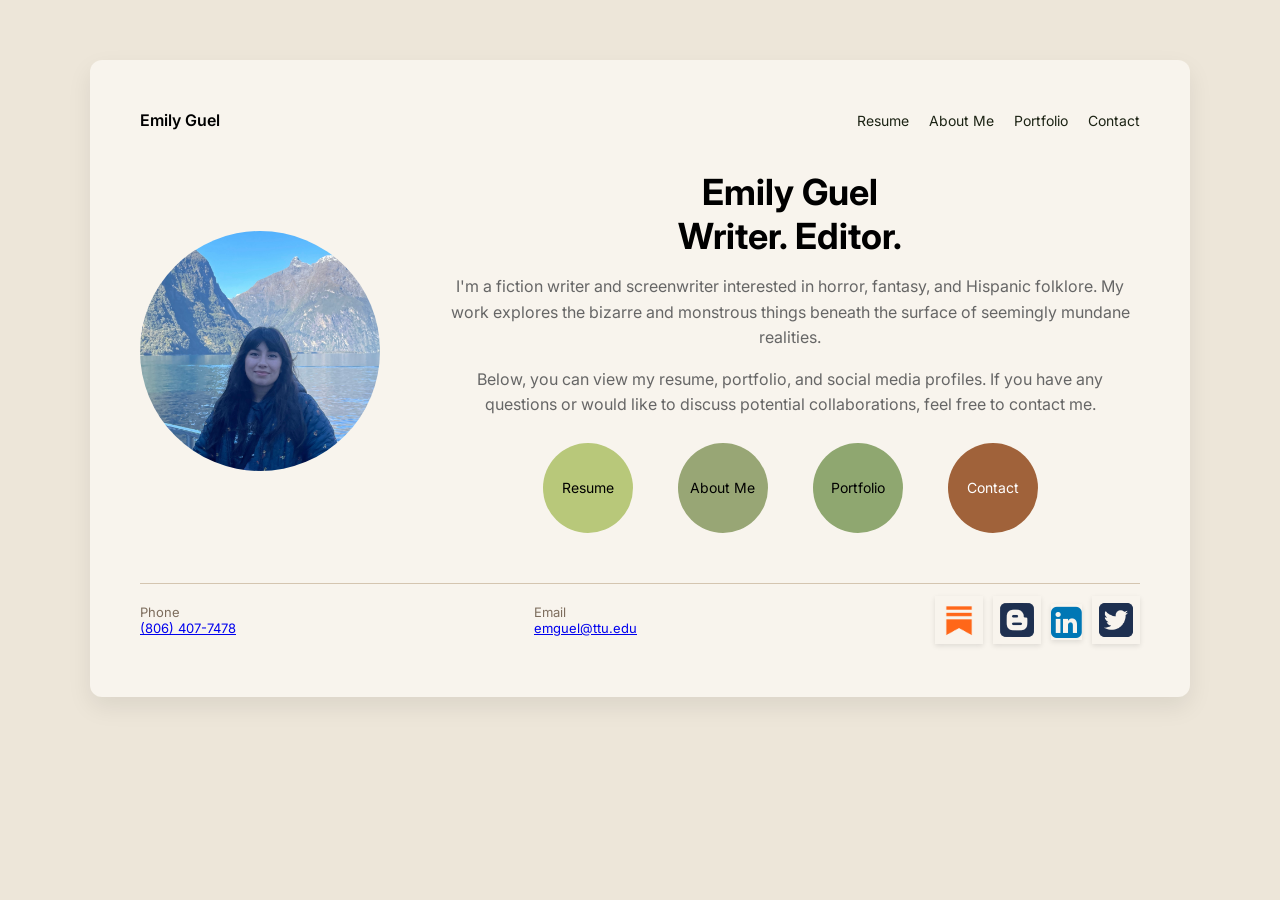
<file: index.html>
<!DOCTYPE html>
<html lang="en">

<head>
    <meta charset="UTF-8">
    <meta name="viewport" content="width=device-width, initial-scale=1.0">
    <meta name="description"
        content="Emily Guel is a fiction writer and screenwriter interested in horror, fantasy, and Hispanic folklore.">
    <meta property="og:title" content="Emily Guel | Writer">
    <meta property="og:description"
        content="Emily Guel is a fiction writer and screenwriter interested in horror, fantasy, and Hispanic folklore.">
    <meta property="og:type" content="website">
    <meta property="og:url" content="https://emilyguel.com">
    <title>Emily | Writer</title>
    <link rel="stylesheet" href="style.css">
    <link rel="stylesheet" href="https://cdnjs.cloudflare.com/ajax/libs/font-awesome/4.7.0/css/font-awesome.min.css">
    <link href="https://fonts.googleapis.com/css2?family=Inter:wght@300;400;600&display=swap" rel="stylesheet">
</head>

<body>
    <div class="container">

        <nav>
            <div class="logo">Emily Guel</div>
            <input type="checkbox" id="nav-toggle" class="nav-toggle" aria-label="Toggle navigation">
            <label for="nav-toggle" class="hamburger" aria-label="Toggle navigation">
                <span></span>
                <span></span>
                <span></span>
            </label>
            <div class="nav-links">
                <a href="resume.html">Resume</a>
                <a href="about-me.html">About Me</a>
                <a href="portfolio.html">Portfolio</a>
                <a href="contact.html">Contact</a>
            </div>
        </nav>
        <main>
            <section class="hero">
                <img src="images/profilepic.jpg" alt="Profile picture of Emily Guel, fiction writer and screenwriter">
                <div class="hero-text">
                    <h1>Emily Guel<br>Writer. Editor.</h1>
                    <p>I'm a fiction writer and screenwriter interested in horror, fantasy, and Hispanic folklore.
                        My work explores the bizarre and monstrous things beneath the surface of seemingly mundane
                        realities.</p>
                    <p>Below, you can view my resume, portfolio, and social media profiles. If you have any questions or would like to discuss
                        potential collaborations, feel free to contact me.</p>
                    <div class="buttons">
                        <a class="btn resume" href="resume.html">Resume</a>
                        <a class="btn about-me" href="about-me.html">About Me</a>
                        <a class="btn portfolio" href="portfolio.html">Portfolio</a>
                        <a class="btn contact" href="contact.html">Contact</a>
                    </div>
                </div>
            </section>
        </main>
        <footer>
            <div>
                Phone<br>
                <a href="tel:(806) 407-7478">(806) 407-7478</a>
            </div>
            <div>
                Email<br>
                <a href="mailto:emguel@ttu.edu">emguel@ttu.edu</a>
            </div>
            <div class="flex-container">
                <div>
                    <a href="https://substack.com/@livingonwritersblock" aria-label="Emily Guel on Substack">
                        <img src="images/substack.png" alt="Substack wordmark logo" class="lift-image" width="48"
                            height="48" loading="lazy">
                    </a>
                </div>
                <div>
                    <a href="https://livingonwritersblock.blogspot.com/" aria-label="Emily Guel on Blogger">
                        <img src="images/blogger-brands-solid.png" alt="Blogger logo" class="lift-image" width="48"
                            height="48" loading="lazy">
                    </a>
                </div>
                <div>
                    <a href="https://www.linkedin.com/in/emilyguel" aria-label="Emily Guel on LinkedIn">
                        <i class="fa fa-linkedin-square" style="font-size:36px; color:#0077B5;"></i>
                    </a>
                </div>
                 <div>
                    <a href="https://x.com/emilys_pencil" aria-label="Emily Guel on Twitter">
                        <img src="images/square-twitter-brands-solid.png" alt="Twitter logo logo" class="lift-image" width="48"
                            height="48" loading="lazy">
                    </a>
                </div>
            </div>
        </footer>

    </div>
</body>

</html>
</file>
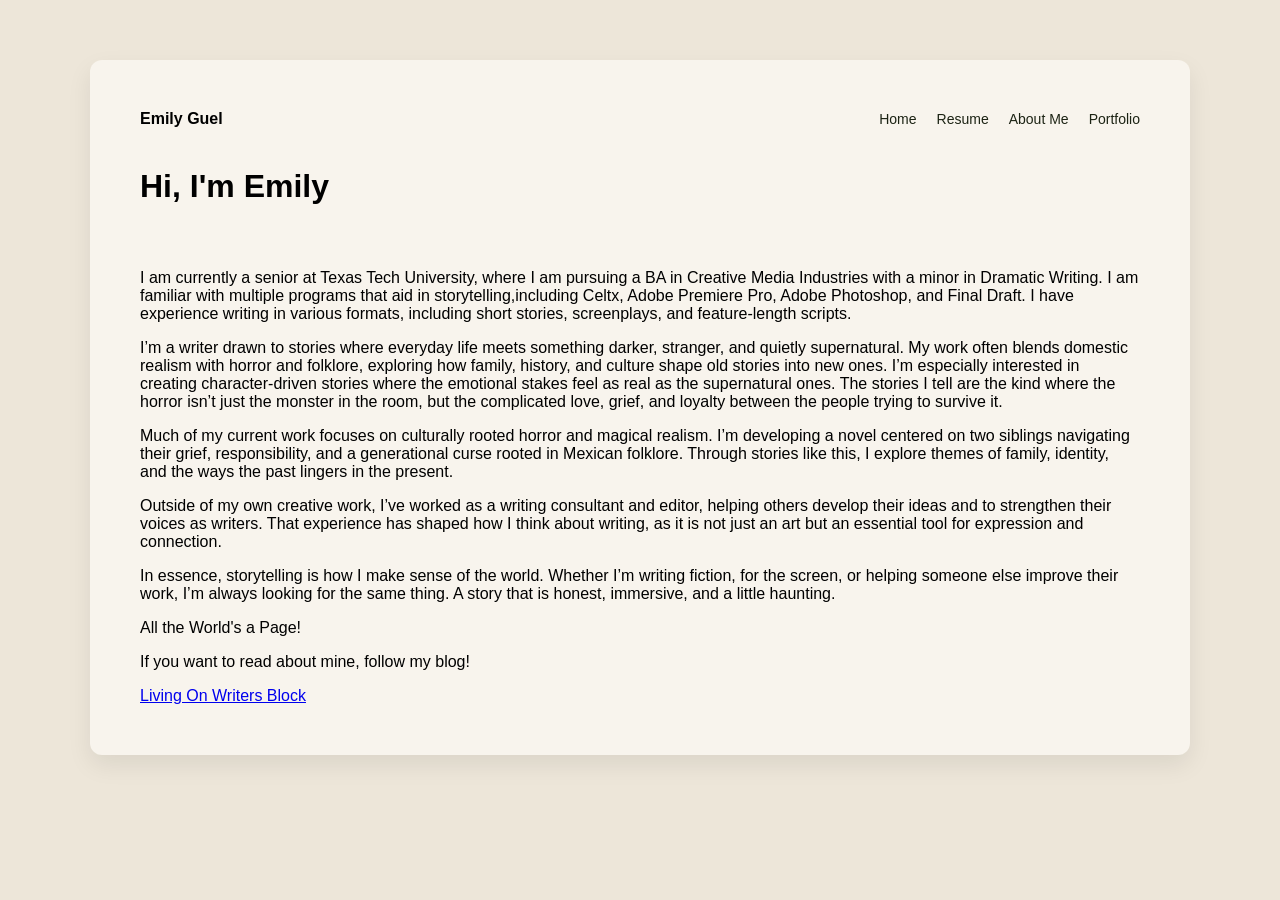
<file: about-me.html>
<!DOCTYPE html>
<html lang="en">

<head>

    <meta charset="UTF-8">
    <meta name="viewport" content="width=device-width, initial-scale=1.0">
    <title>About Me | Emily</title>
    <meta name="description"
        content="Learn more about Emily Guel, a fiction writer and screenwriter interested in horror, fantasy, and Hispanic folklore.">
    <meta property="og:title" content="Emily Guel | Writer">
    <meta property="og:description"
        content="Learn more about Emily Guel, a fiction writer and screenwriter interested in horror, fantasy, and Hispanic folklore.">
    <meta property="og:type" content="website">
    <meta property="og:url" content="https://emilyguel.com">

    <link rel="stylesheet" href="style.css">

</head>

<body>

    <div class="container">

        <nav>
            <div class="logo">Emily Guel</div>
            <input type="checkbox" id="nav-toggle" class="nav-toggle" aria-label="Toggle navigation">
            <label for="nav-toggle" class="hamburger" aria-label="Toggle navigation">
                <span></span>
                <span></span>
                <span></span>
            </label>

            <div class="nav-links">
                <a href="index.html">Home</a>
                <a href="resume.html">Resume</a>
                <a href="about-me.html">About Me</a>
                <a href="portfolio.html">Portfolio</a>
            </div>
        </nav>
        <main>
            <h1>Hi, I'm Emily</h1>
            <br>
            <p>
                I am currently a senior at Texas Tech University, where I am pursuing a BA in Creative Media Industries
                with
                a minor in Dramatic Writing. I am familiar with multiple programs that aid in storytelling,including
                Celtx, Adobe Premiere Pro, Adobe
                Photoshop, and Final Draft. I have experience writing in various formats, including short stories,
                screenplays, and feature-length scripts.
                
                <p>I’m a writer drawn to stories where everyday life meets something darker, stranger, and
                quietly supernatural. My work often blends domestic realism with horror and folklore, exploring how
                family,
                history, and culture shape old stories into new ones. I’m especially interested in creating character-driven 
                stories where the emotional stakes feel as real as the supernatural ones. The stories I tell are the kind where 
                the horror isn’t just the monster in the room, but the complicated love, grief, and loyalty between the people trying to survive it. </p>
            <p>Much of my current work focuses on culturally rooted horror and magical realism. I’m developing a novel
                centered on two siblings navigating their grief, responsibility, and a generational curse rooted in
                Mexican folklore.
                Through stories like this, I explore themes of family, identity, and the ways the past lingers in the
                present. </p>
            <p>
                Outside of my own creative work, I’ve worked as a writing consultant and editor, helping others develop
                their
                ideas and to strengthen their voices as writers. That experience has shaped how I think about writing,
                as
                it is not just an art but an essential tool for expression and connection.
            </p>
            <p> In essence, storytelling is how I make sense of the world. Whether I’m writing fiction, for the screen,
                or
                helping
                someone else improve their work, I’m always looking for the same thing. A story that is honest,
                immersive,
                and a little haunting.
            </p>
            <p>
                All the World's a Page!
            </p>
            <p>
                If you want to read about mine, follow my blog!
            </p>
            <div>
                <a href="https://livingonwritersblock.blogspot.com/">Living On Writers Block</a>
            </div>
        </main>

</html>
</file>
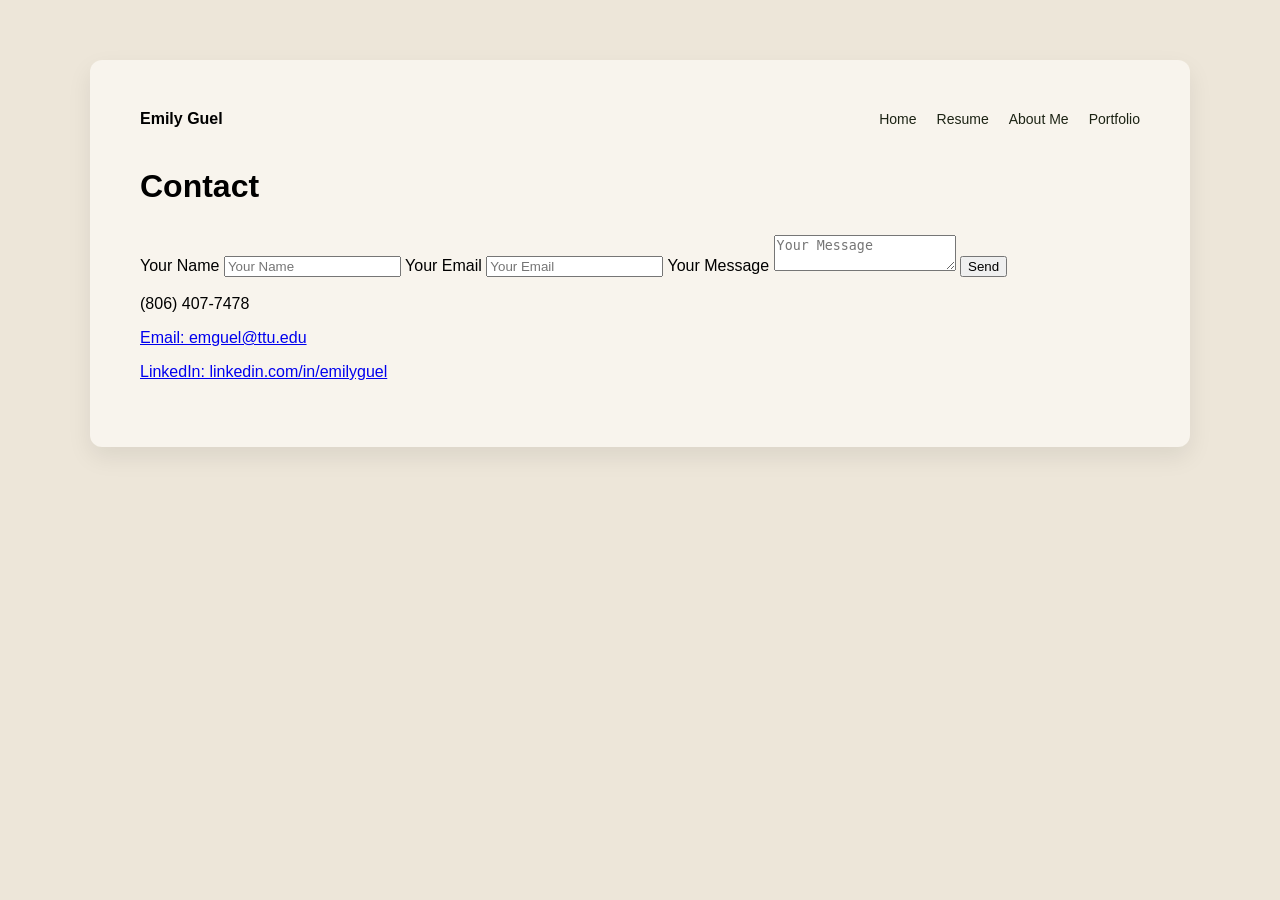
<file: contact.html>
<!DOCTYPE html>
<html lang="en">

<head>

    <meta charset="UTF-8">
    <meta name="viewport" content="width=device-width, initial-scale=1.0">
    <title>Contact | Emily</title>

    <link rel="stylesheet" href="style.css">
    <meta name="description"
        content="contact Emily Guel, a fiction writer and screenwriter interested in horror, fantasy, and Hispanic folklore.">
    <meta property="og:title" content="Emily Guel | Writer">
    <meta property="og:description"
        content="contact Emily Guel, a fiction writer and screenwriter interested in horror, fantasy, and Hispanic folklore.">
    <meta property="og:type" content="website">
    <meta property="og:url" content="https://emilyguel.com">

</head>

<body>

    <div class="container">

        <nav>
            <div class="logo">Emily Guel</div>
            <input type="checkbox" id="nav-toggle" class="nav-toggle" aria-label="Toggle navigation">
            <label for="nav-toggle" class="hamburger" aria-label="Toggle navigation">
                <span></span>
                <span></span>
                <span></span>
            </label>

            <div class="nav-links">
                <a href="index.html">Home</a>
                <a href="resume.html">Resume</a>
                <a href="about-me.html">About Me</a>
                <a href="portfolio.html">Portfolio</a>
            </div>
        </nav>

        <main>
            <h1>Contact</h1>

            <div>
                <form action="https://formsubmit.co/emguel@ttu.edu" method="POST">
                    <label for="name">Your Name</label>
                    <input type="text" name="name" placeholder="Your Name" required>
                    <label for="email">Your Email</label>
                    <input type="email" name="email" placeholder="Your Email" required>
                    <label for="message">Your Message</label>
                    <textarea name="message" placeholder="Your Message" required></textarea>
                    <button type="submit">Send</button>
                </form>
            </div>
            <br>
            <phone>(806) 407-7478</phone>

            <a href="mailto:emguel@ttu.edu">
                <p>Email: emguel@ttu.edu</p>
            </a>
            <a href="https://www.linkedin.com/in/emilyguel">
                <p>LinkedIn: linkedin.com/in/emilyguel</p>
            </a>
    </div>
    </main>
    </div>
</body>

</html>
</file>
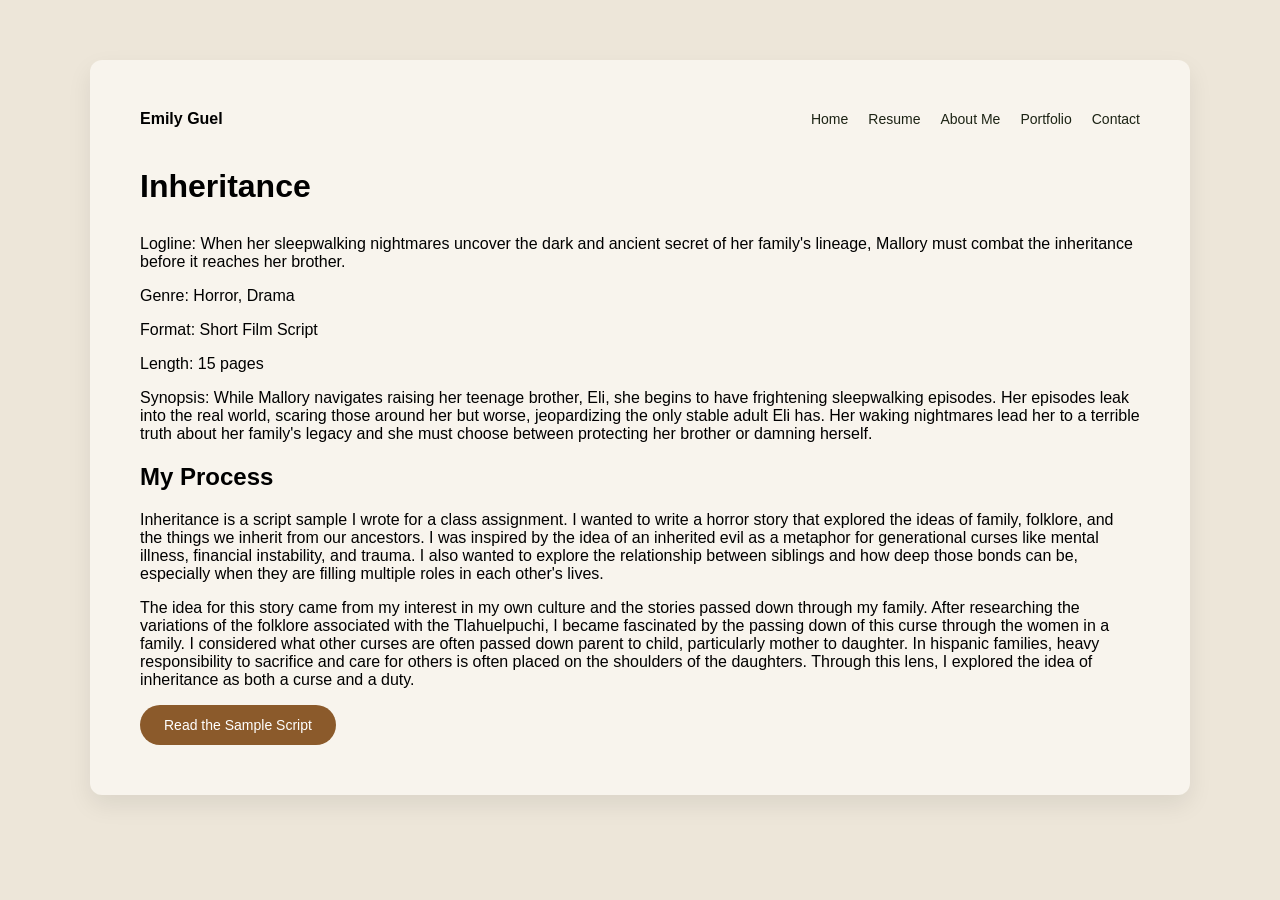
<file: Inheritance.html>
<!DOCTYPE html>
<html lang="en">

<head>
    <meta charset="UTF-8">
    <meta name="viewport" content="width=device-width, initial-scale=1.0">
    <meta name="description"
        content="A folkloric horror short film script: Two siblings face their only inheritance: a generational curse.">
    <meta property="og:title" content="Emily Guel | Writer">
    <meta property="og:description"
        content="A folkloric horror short film script: Two siblings face their only inheritance: a generational curse.">
    <meta property="og:type" content="website">
    <meta property="og:url" content="https://emilyguel.com">
    <title>Inheritance</title>
    <link rel="stylesheet" href="style.css">
</head>

<body>
    <div class="container">
        <nav>
            <div class="logo">Emily Guel</div>
            <input type="checkbox" id="nav-toggle" class="nav-toggle" aria-label="Toggle navigation">
            <label for="nav-toggle" class="hamburger" aria-label="Toggle navigation">
                <span></span>
                <span></span>
                <span></span>
            </label>
            <div class="nav-links">
                <a href="index.html">Home</a>
                <a href="resume.html">Resume</a>
                <a href="about-me.html">About Me</a>
                <a href="portfolio.html">Portfolio</a>
                <a href="contact.html">Contact</a>
            </div>
        </nav>
        <main>
            <h1>Inheritance</h1>
            <p>Logline: When her sleepwalking nightmares uncover the dark and ancient secret of her family's lineage,
                Mallory must combat the inheritance before it reaches her brother.</p>
            <p>Genre: Horror, Drama</p>
            <p>Format: Short Film Script</p>
            <p>Length: 15 pages</p>
            <p>Synopsis: While Mallory navigates raising her teenage brother, Eli, she begins to have frightening
                sleepwalking episodes. Her episodes leak into the real world, scaring those around her but worse,
                jeopardizing the only stable adult Eli has. Her waking nightmares lead her to a terrible truth about her
                family's legacy and she must choose between protecting her brother or damning herself.</p>

            <h2>My Process</h2>
            <p>Inheritance is a script sample I wrote for a class assignment. I wanted to write a horror story that
                explored the ideas of family, folklore, and the things we inherit from our ancestors. I was
                inspired by the idea of an inherited evil as a metaphor for generational curses like mental illness,
                financial
                instability, and trauma. I also wanted to explore the relationship between siblings and how deep those
                bonds
                can be, especially when they are filling multiple roles in each other's lives.</p>

            <p>The idea for this story came from my interest in my own culture and the stories passed down through my
                family. After researching the variations of the folklore associated with the Tlahuelpuchi, I became
                fascinated by the passing down of this curse through the women in a family. I considered what other
                curses
                are often passed down parent to child, particularly mother to daughter. In hispanic families, heavy
                responsibility to sacrifice and care for others is often placed on the shoulders of the daughters.
                Through
                this lens, I explored the idea of inheritance as both a curse and a duty.</p>
            <a href="https://www.dropbox.com/scl/fi/a9z68xs5702dsimwoai49/Inheritance.pdf?rlkey=5qd1vj9pj8568wtq759njylfz&st=yyq1ayth&dl=0"
                class="btn pill-btn" target="_blank">Read the Sample Script</a>
    </div>
    </main>
</body>


</html>
</file>
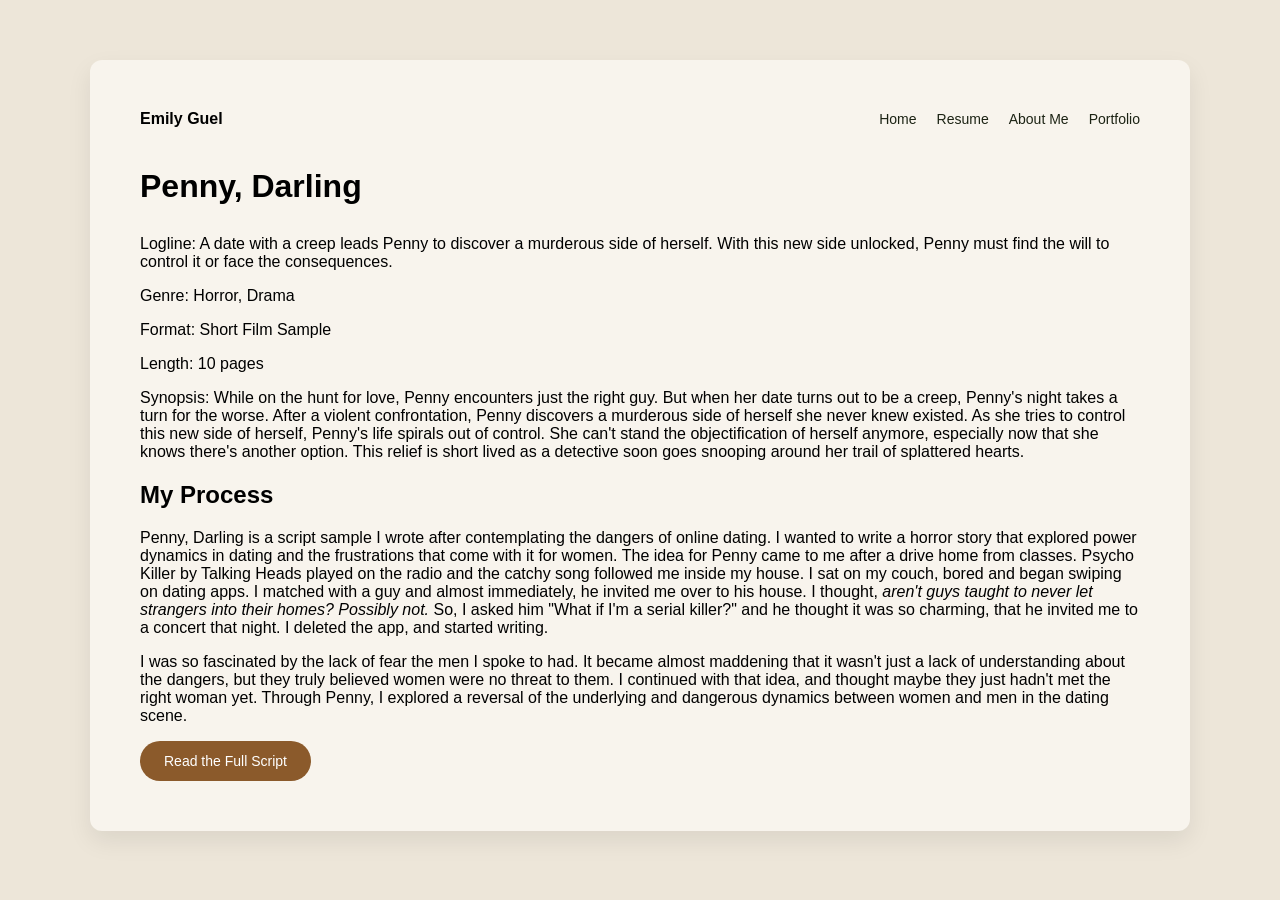
<file: penny-darling.html>
<!DOCTYPE html>
<html lang="en">

<head>
    <meta charset="UTF-8">
    <meta name="viewport" content="width=device-width, initial-scale=1.0">
    <meta name="description"
        content="A horror short film script: A date with a creep leads Penny to discover a murderous side of herself.">
    <meta property="og:title" content="Emily Guel | Writer">
    <meta property="og:description"
        content="A horror short film script: A date with a creep leads Penny to discover a murderous side of herself.">
    <meta property="og:type" content="website">
    <meta property="og:url" content="https://emilyguel.com">
    <title>Penny, Darling</title>
    <link rel="stylesheet" href="style.css">
</head>

<body>
    <div class="container">
        <nav>
            <div class="logo">Emily Guel</div>
            <input type="checkbox" id="nav-toggle" class="nav-toggle" aria-label="Toggle navigation">
            <label for="nav-toggle" class="hamburger" aria-label="Toggle navigation">
                <span></span>
                <span></span>
                <span></span>
            </label>
            <div class="nav-links">
                <a href="index.html">Home</a>
                <a href="resume.html">Resume</a>
                <a href="about-me.html">About Me</a>
                <a href="portfolio.html">Portfolio</a>
            </div>
        </nav>
        <main>
            <h1>Penny, Darling</h1>
            <p>Logline: A date with a creep leads Penny to discover a murderous side of herself. With this new side
                unlocked, Penny must find the will to control it or face the consequences.</p>
            <p>Genre: Horror, Drama</p>
            <p>Format: Short Film Sample</p>
            <p>Length: 10 pages</p>
            <p>Synopsis: While on the hunt for love, Penny encounters just the right guy. But when her date turns out to
                be
                a creep, Penny's night takes a turn for the worse. After a violent confrontation, Penny discovers a
                murderous side of herself she never knew existed. As she tries to control this new side of herself,
                Penny's
                life spirals out of control. She can't stand the objectification of herself anymore, especially now that
                she
                knows there's another option. This relief is short lived as a detective soon goes snooping around her
                trail
                of
                splattered hearts.</p>

            <h2>My Process</h2>
            <p>Penny, Darling is a script sample I wrote after contemplating the dangers of online dating. I wanted to
                write
                a horror story that explored power dynamics in dating and the frustrations that come with it for women.
                The
                idea for Penny came to me after a drive home from classes. Psycho Killer by Talking Heads played on the
                radio and the catchy song followed me inside my house. I sat on my couch, bored and began swiping on
                dating
                apps. I matched with a guy and almost immediately, he invited me over to his house. I thought,
                <em>aren't
                    guys taught to never let strangers into their homes? Possibly not.</em> So, I asked him "What if I'm
                a
                serial killer?" and he thought it was so charming, that he invited me to a concert that night. I deleted
                the
                app, and started writing. </p>

            <p>I was so fascinated by the lack of fear the men I spoke to had. It became almost maddening that it wasn't
                just a lack of understanding about the dangers, but they truly believed women were no threat to them. I
                continued with that idea, and thought maybe they just hadn't met the right woman yet. Through Penny, I
                explored a reversal of the underlying and dangerous dynamics between women and men in the dating scene.
            </p>
            <a href="https://www.dropbox.com/scl/fi/2u7j29hhrejouskqd44pk/Penny-Darling-1.pdf?rlkey=ecld1vbufgcudmqnk1ggzdzcw&st=8jhajvho&dl=0"
                class="btn pill-btn" target="_blank">Read the Full Script</a>
    </div>
    </main>
</body>

</html>
</file>
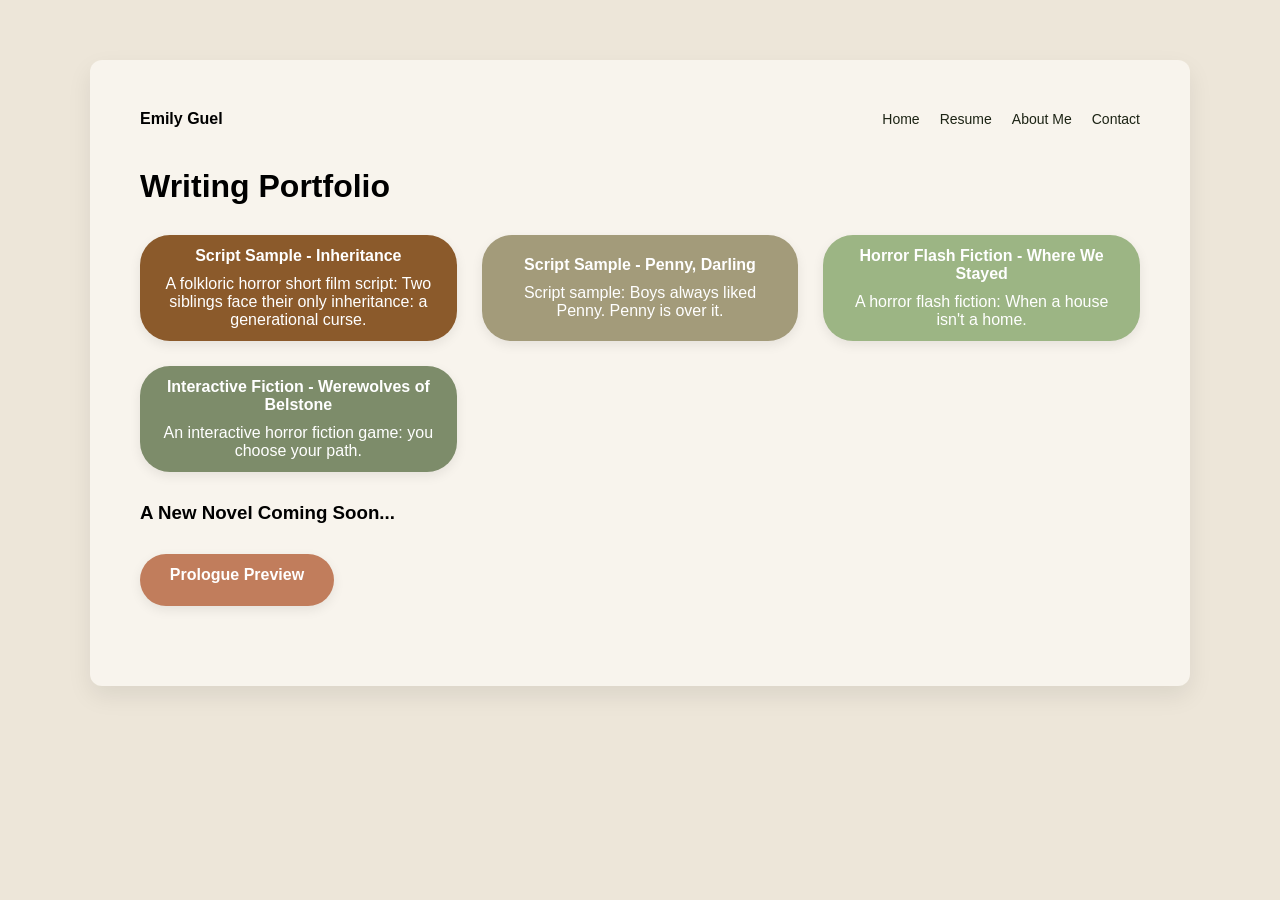
<file: portfolio.html>
<!DOCTYPE html>
<html lang="en">

<head>

    <meta charset="UTF-8">
    <meta name="viewport" content="width=device-width, initial-scale=1.0">
    <meta name="description"
        content="Writing portfolio of Emily Guel, a fiction writer and screenwriter interested in horror, fantasy, and Hispanic folklore.">
    <meta property="og:title" content="Emily Guel | Writer">
    <meta property="og:description"
        content="Writing portfolio of Emily Guel, a fiction writer and screenwriter interested in horror, fantasy, and Hispanic folklore.">
    <meta property="og:type" content="website">
    <meta property="og:url" content="https://emilyguel.com">
    <title>Portfolio | Emily</title>

    <link rel="stylesheet" href="style.css">

</head>

<body>

    <div class="container">

        <nav>
            <div class="logo">Emily Guel</div>

            <input type="checkbox" id="nav-toggle" class="nav-toggle" aria-label="Toggle navigation">
            <label for="nav-toggle" class="hamburger" aria-label="Toggle navigation">
                <span></span>
                <span></span>
                <span></span>
            </label>
            <div class="nav-links">
                <a href="index.html">Home</a>
                <a href="resume.html">Resume</a>
                <a href="about-me.html">About Me</a>
                <a href="contact.html">Contact</a>
            </div>
        </nav>
        <main>
            <h1>Writing Portfolio</h1>
            <div class="portfolio-grid">
                <div class="portfolio-card Inheritance">
                    <a class="card-link" href="Inheritance.html">
                        <h3>Script Sample - Inheritance</h3>
                        <p>A folkloric horror short film script: Two siblings face their only inheritance: a
                            generational
                            curse.</p>
                    </a>
                </div>

                <div class="portfolio-card penny-darling">
                    <a class="card-link" href="penny-darling.html">
                        <h3>Script Sample - Penny, Darling</h3>
                        <p>Script sample: Boys always liked Penny. Penny is over it.</p>
                    </a>
                </div>

                <div class="portfolio-card wherewestayed">
                    <a class="card-link"
                        href="https://www.dropbox.com/scl/fi/22s8kl6fq653d406usc6l/wherewestayed.pdf?rlkey=r0gooil508pugxce921l0lqzb&st=4pnf6tlw&dl=0">
                        <h3>Horror Flash Fiction - Where We Stayed</h3>
                        <p>A horror flash fiction: When a house isn't a home.</p>
                    </a>
                </div>

                <div class="portfolio-card werewolves">
                    <a class="card-link" href="https://emguel.itch.io/werewolf-of-belstone">
                        <h3>Interactive Fiction - Werewolves of Belstone</h3>
                        <p>An interactive horror fiction game: you choose your path.</p>
                    </a>
                </div>
            </div>

            <h3>A New Novel Coming Soon...</h3>
            <div class="portfolio-grid single">
                <div class="portfolio-card prologue">
                    <a class="card-link"
                        href="https://www.dropbox.com/home/Prologue%20Preview?preview=Inheritance+-+novel.pdf">
                        <h3>Prologue Preview</h3>
                    </a>
                </div>
            </div>

    </div>
    </main>
</body>

</html>
</file>
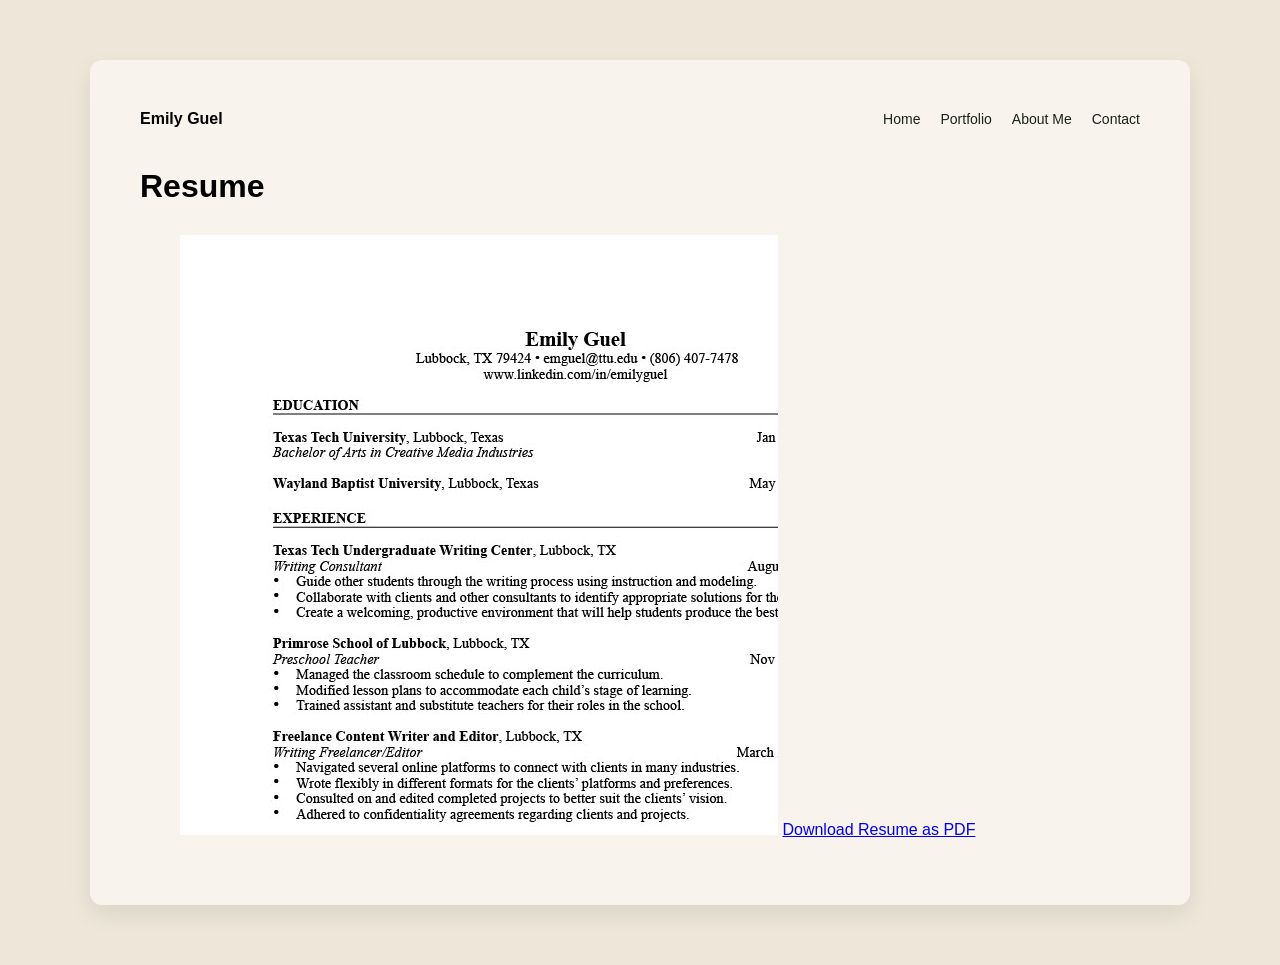
<file: resume.html>
<!DOCTYPE html>
<html lang="en">

<head>

    <meta charset="UTF-8">
    <meta name="viewport" content="width=device-width, initial-scale=1.0">
    <meta name="description"
        content="Resume of Emily Guel, a fiction writer and screenwriter interested in horror, fantasy, and Hispanic folklore.">
    <meta property="og:title" content="Emily Guel | Writer">
    <meta property="og:description"
        content="Resume of Emily Guel, a fiction writer and screenwriter interested in horror, fantasy, and Hispanic folklore.">
    <meta property="og:type" content="website">
    <meta property="og:url" content="https://emilyguel.com">
    <title>Resume | Emily</title>

    <link rel="stylesheet" href="style.css">

</head>

<body>

    <div class="container">

        <nav>
            <div class="logo">Emily Guel</div>

            <input type="checkbox" id="nav-toggle" class="nav-toggle" aria-label="Toggle navigation">
            <label for="nav-toggle" class="hamburger" aria-label="Toggle navigation">
                <span></span>
                <span></span>
                <span></span>
            </label>
            <div class="nav-links">
                <a href="index.html">Home</a>
                <a href="portfolio.html">Portfolio</a>
                <a href="about-me.html">About Me</a>
                <a href="contact.html">Contact</a>
            </div>
        </nav>
        <main>
            <h1>Resume</h1>

            <figure>
                <iframe src="images/EmilyResume.jpg" title="Emily Guel's Resume" width="65%" height="600px"
                    style="border: none; loading: lazy;">
                </iframe>
                <a href="images/EmilyGResume1.pdf" target="_blank">Download Resume as PDF</a>
            </figure>

    </div>
    </main>
</body>

</html>
</file>
<file: style.css>
body {
    font-family: "Inter", sans-serif;
    background: #ede6d9;
    margin: 0;
}

/* main card */
.container {
    max-width: 1000px;
    margin: 60px auto;
    background: #f8f4ed;
    padding: 50px;
    border-radius: 12px;
    box-shadow: 0 10px 25px rgba(0, 0, 0, 0.08);
}

/* nav bar */
nav {
    display: flex;
    justify-content: space-between;
    align-items: center;
    margin-bottom: 40px;
    position: relative;
}

.logo {
    font-weight: 600;
}

nav a {
    margin-left: 20px;
    text-decoration: none;
    color: #6b7a5a;
    font-size: 14px;
}

nav a:hover {
    color: #a0623a;
}

/* hidden checkbox */
.nav-toggle {
    position: absolute;
    opacity: 0;
    width: 0;
    height: 0;
    pointer-events: none;
}

/* hamburger button - hidden on desktop */
.hamburger {
    display: none;
    flex-direction: column;
    gap: 5px;
    cursor: pointer;
    padding: 4px;
}

.hamburger span {
    display: block;
    width: 24px;
    height: 2px;
    background: #6b7a5a;
    border-radius: 2px;
    transition: all 0.3s ease;
}

/* nav links - visible on desktop */
.nav-links {
    display: flex;
    gap: 0;
}

.nav-links a {
    margin-left: 20px;
    text-decoration: none;
    color: #1c2314;
    font-size: 14px;
}

.nav-links a:hover {
    color: #a0623a;
}

/* hero section */
.hero {
    display: flex;
    align-items: center;
    gap: 60px;
}

/* profile image */
.hero img {
    width: 240px;
    height: 240px;
    border-radius: 50%;
    object-fit: cover;
}

/* text */
.hero-text h1 {
    font-size: 36px;
    margin: 0 0 15px 0;
    text-align: center;
}

.hero-text p {
    color: #666;
    line-height: 1.6;
    text-align: center;
}

/* portfolio grid */
.portfolio-grid {
    display: grid;
    grid-template-columns: repeat(auto-fit, minmax(280px, 1fr));
    gap: 25px;
    margin: 30px 0;
}

.portfolio-grid.single {
    grid-template-columns: 1fr;
    max-width: 300px;
}

.portfolio-card {
    background: #ffffff;
    border-radius: 12px;
    padding: 25px;
    box-shadow: 0 4px 12px rgba(0, 0, 0, 0.08);
    transition: transform 0.3s ease, box-shadow 0.3s ease;
    display: flex;
    flex-direction: column;
    align-items: center;
    text-align: center;
}

.portfolio-card:hover {
    transform: translateY(-8px);
    box-shadow: 0 12px 24px rgba(0, 0, 0, 0.15);
}

.portfolio-card.Inheritance { background: #8b5a2b; }
.portfolio-card.penny-darling { background: #a39b7a; }
.portfolio-card.wherewestayed { background: #9cb584; }
.portfolio-card.werewolves { background: #7d8c6a; }
.portfolio-card.prologue { background: #c17d5c; }

.portfolio-card p {
    color: #ffffff;
}

.card-link {
    display: flex;
    flex-direction: column;
    align-items: center;
    justify-content: center;
    text-align: center;
    text-decoration: none;
    color: inherit;
    width: 100%;
    height: 100%;
    padding: 0;
}

.card-link h3 {
    margin: 0 0 10px 0;
    font-size: 16px;
    color: #ffffff;
}

.card-link p {
    margin: 0;
}

.portfolio-card img {
    width: 150px;
    height: 170px;
    object-fit: contain;
    border-radius: 8px;
    margin-bottom: 15px;
}

/* buttons */
.buttons {
    margin-top: 25px;
    display: flex;
    gap: 45px;
    justify-content: center;
    flex-wrap: wrap;
}

.btn {
    width: 90px;
    height: 90px;
    border-radius: 50%;
    text-decoration: none;
    font-size: 14px;
    display: flex;
    align-items: center;
    justify-content: center;
    text-align: center;
    padding: 0;
    transition: transform 0.3s ease;
}

.btn:hover {
    transform: translateY(-2px);
}

.pill-btn {
    background: #8b5a2b;
    color: white;
    width: auto;
    height: auto;
    border-radius: 30px;
    padding: 12px 24px;
    text-decoration: none;
    font-size: 14px;
    display: inline-flex;
    align-items: center;
    transition: transform 0.3s ease;
}

.pill-btn:hover {
    transform: translateY(-2px);
}

.resume {
    background: #b8c87a;
    color: black;
}

.about-me {
    background: #98a675;
    color: black;
}

.portfolio {
    background: #8fa770;
    color: black;
}

.contact {
    background: #a0623a;
    color: white;
}

.Inheritance {
    background: #8b5a2b;
    color: white;
    width: auto !important;
    height: auto !important;
    border-radius: 30px !important;
    padding: 12px 22px !important;
}

.penny-darling {
    background: #a39b7a;
    color: black;
    width: auto !important;
    height: auto !important;
    border-radius: 30px !important;
    padding: 12px 22px !important;
}

.wherewestayed {
    background: #9cb584;
    color: black;
    width: auto !important;
    height: auto !important;
    border-radius: 30px !important;
    padding: 12px 22px !important;
}

.werewolves {
    background: #7d8c6a;
    color: black;
    width: auto !important;
    height: auto !important;
    border-radius: 30px !important;
    padding: 12px 22px !important;
}

.prologue {
    background: #c17d5c;
    color: black;
    width: auto !important;
    height: auto !important;
    border-radius: 30px !important;
    padding: 12px 22px !important;
    max-width: 150px;
}

/* footer */
footer {
    border-top: 1px solid #d4c5b0;
    margin-top: 50px;
    padding-top: 20px;
    display: flex;
    justify-content: space-between;
    font-size: 13px;
    color: #7d6d5d;
}

i {
    font-size: 28px;
    margin: right 15px;
    color: #7d8c6a;
}

i:hover {
    color: #a0623a;
}

.flex-container {
    display: flex;
    justify-content: center;
    gap: 10px;
}

.flex-container img {
    max-width: 100%;
    height: auto;
}

.lift-image {
    margin-top: -8px;
    transition: transform 0.3s ease, box-shadow 0.3s ease;
    cursor: pointer;
    box-shadow: 0 2px 5px rgba(0, 0, 0, 0.1);
}

.lift-image:hover {
    transform: translateY(-10px);
    box-shadow: 0 10px 20px rgba(0, 0, 0, 0.2);
}

.fa-linkedin-square {
    transition: transform 0.3s ease, box-shadow 0.3s ease;
    cursor: pointer;
    box-shadow: 0 2px 5px rgba(0, 0, 0, 0.1);
}

.fa-linkedin-square:hover {
    transform: translateY(-10px);
    box-shadow: 0 10px 20px rgba(0, 0, 0, 0.2);
}

h1 {
    margin-bottom: 30px;
}

/* fade-in animation */
@keyframes fadeUp {
    from {
        opacity: 0;
        transform: translateY(20px);
    }
    to {
        opacity: 1;
        transform: translateY(0);
    }
}

.fade-in {
    animation: fadeUp 0.6s ease forwards;
}

.fade-in:nth-child(2) { animation-delay: 0.1s; }
.fade-in:nth-child(3) { animation-delay: 0.2s; }
.fade-in:nth-child(4) { animation-delay: 0.3s; }

/* RESPONSIVE */
@media (max-width: 1024px) {
    .issue-grid {
        gap: 20px;
    }
}

@media (max-width: 768px) {
    .container {
        margin: 20px auto;
        padding: 25px;
    }

    /* show hamburger on mobile */
    .hamburger {
        display: flex;
    }

    /* hide nav links by default on mobile */
    .nav-links {
        display: none;
        flex-direction: column;
        position: absolute;
        top: 60px;
        right: 0;
        background: #f8f4ed;
        border-radius: 12px;
        padding: 15px 20px;
        box-shadow: 0 4px 12px rgba(0, 0, 0, 0.1);
        z-index: 100;
    }

    /* show nav links when checkbox is checked */
    .nav-toggle:checked ~ .nav-links {
        display: flex;
    }

    .nav-links a {
        padding: 8px 0;
        margin: 0;
    }

    nav {
        flex-direction: row;
        gap: 0;
        margin-bottom: 25px;
    }

    .hero {
        flex-direction: column;
        gap: 30px;
        align-items: center;
    }

    .hero img {
        width: 180px;
        height: 180px;
    }

    .hero-text h1 {
        font-size: 28px;
    }

    .btn {
        display: flex;
        align-items: center;
        justify-content: center;
        margin: 8px auto;
        width: 80px !important;
        height: 80px !important;
        text-align: center;
        margin-right: 0;
    }

    footer {
        flex-direction: column;
        gap: 20px;
    }
}

@media (max-width: 480px) {
    .container {
        margin: 10px auto;
        padding: 18px;
    }

    .hero-text h1 {
        font-size: 22px;
    }

    .btn {
        width: 70px !important;
        height: 70px !important;
        font-size: 12px;
    }

    nav a {
        font-size: 12px;
    }
}
</file>
